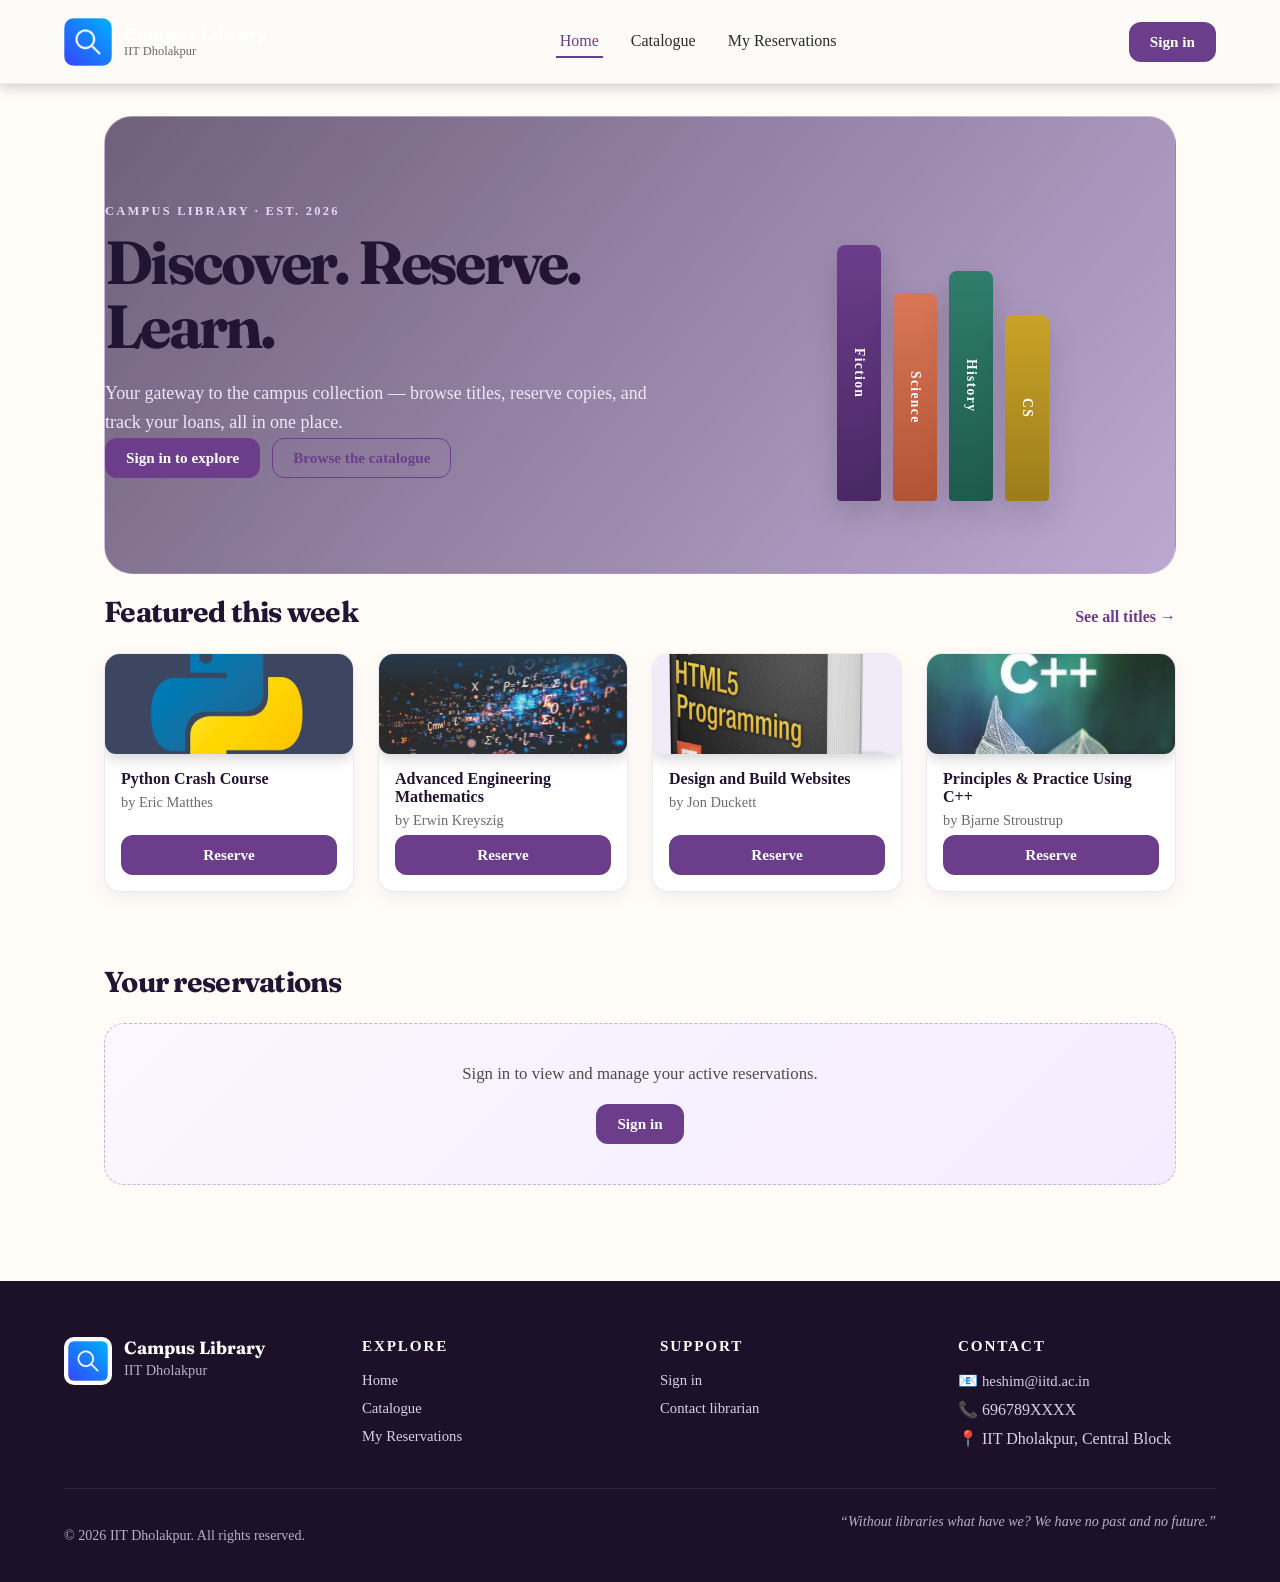
<file: Library Management - Copy/index.html>
<!DOCTYPE html>
<html lang="en">
<head>
  <meta charset="UTF-8" />
  <meta name="viewport" content="width=device-width, initial-scale=1.0" />
  <meta name="description" content="Campus Library at IIT Dholakpur — discover, reserve, and manage books from the campus collection." />
  <title>Campus Library | Home</title>

  <link rel="preconnect" href="https://fonts.googleapis.com" />
  <link rel="preconnect" href="https://fonts.gstatic.com" crossorigin />
  <link href="https://fonts.googleapis.com/css2?family=Inter:wght@400;500;600;700&family=Fraunces:opsz,wght@9..144,500;9..144,600&display=swap" rel="stylesheet" />

  <link rel="stylesheet" href="libsys.css" />
  <link rel="stylesheet" href="home.css" />
</head>
<body>
  <a class="skip-link" href="#main-content">Skip to content</a>

  <header class="site-header">
    <a class="brand" href="index.html" aria-label="Campus Library home">
      <img src="18222125.png" alt="" width="44" height="44" />
      <span class="brand-text">
        <strong>Campus Library</strong>
        <small>IIT Dholakpur</small>
      </span>
    </a>

    <nav class="site-nav" aria-label="Primary">
      <a href="index.html" aria-current="page">Home</a>
      <a href="libsys.html">Catalogue</a>
      <a href="Reservation.html">My Reservations</a>
    </nav>

    <a href="login-copy.html" class="button button-primary" id="auth-link">Sign in</a>
  </header>

  <main id="main-content" class="home-main">
    <!-- HERO -->
    <section class="hero" aria-labelledby="hero-title">
      <div class="hero-copy">
        <p class="eyebrow">Campus Library &middot; Est. 2026</p>
        <h1 id="hero-title">Discover. Reserve. Learn.</h1>
        <p class="hero-lead">
          Your gateway to the campus collection — browse titles, reserve copies,
          and track your loans, all in one place.
        </p>
        <div class="hero-actions">
          <a href="login-copy.html" class="button button-primary" id="hero-cta">Sign in to explore</a>
          <a href="libsys.html" class="button button-secondary">Browse the catalogue</a>
        </div>
      </div>
      <div class="hero-art" aria-hidden="true">
        <div class="book-stack">
          <span class="spine spine-1">Fiction</span>
          <span class="spine spine-2">Science</span>
          <span class="spine spine-3">History</span>
          <span class="spine spine-4">CS</span>
        </div>
      </div>
    </section>

    <!-- FEATURED BOOKS -->
    <section class="preview-catalogue" aria-labelledby="featured-title">
      <header class="section-header">
        <h2 id="featured-title">Featured this week</h2>
        <a href="libsys.html" class="link-arrow">See all titles &rarr;</a>
      </header>
      <div id="featured-books" class="book-grid" aria-busy="true">
        <!-- Populated by home.js -->
      </div>
    </section>

    <!-- RESERVATIONS PREVIEW -->
    <section class="preview-reservations" aria-labelledby="reservations-title">
      <header class="section-header">
        <h2 id="reservations-title">Your reservations</h2>
      </header>
      <div id="reservations-preview" class="preview-card">
        <p class="sign-in-prompt">
          Sign in to view and manage your active reservations.
        </p>
        <a href="login-copy.html" class="button button-primary">Sign in</a>
      </div>
    </section>
  </main>

  <!-- ENHANCED FOOTER -->
  <footer class="site-footer" role="contentinfo">
    <div class="footer-grid">
      <div class="footer-brand">
        <img src="18222125.png" alt="IIT Dholakpur logo" width="56" height="56" />
        <div>
          <strong>Campus Library</strong>
          <p>IIT Dholakpur</p>
        </div>
      </div>

      <div class="footer-col">
        <h3>Explore</h3>
        <ul>
          <li><a href="index.html">Home</a></li>
          <li><a href="libsys.html">Catalogue</a></li>
          <li><a href="Reservation.html">My Reservations</a></li>
        </ul>
      </div>

      <div class="footer-col">
        <h3>Support</h3>
        <ul>
          <li><a href="login-copy.html">Sign in</a></li>
          <li><a href="mailto:heshim@iitd.ac.in">Contact librarian</a></li>
        </ul>
      </div>

      <div class="footer-col">
        <h3>Contact</h3>
        <ul>
          <li>&#128231; <a href="mailto:heshim@iitd.ac.in">heshim@iitd.ac.in</a></li>
          <li>&#128222; 696789XXXX</li>
          <li>&#128205; IIT Dholakpur, Central Block</li>
        </ul>
      </div>
    </div>

    <div class="footer-bottom">
      <p>&copy; <span id="footer-year"></span> IIT Dholakpur. All rights reserved.</p>
      <p class="footer-quote">
        &ldquo;Without libraries what have we? We have no past and no future.&rdquo;
      </p>
    </div>
  </footer>

  <div id="toast" class="toast" role="status" aria-live="polite" aria-atomic="true"></div>

  <script src="library-data.js"></script>
  <script src="home.js"></script>
  <script>
    document.getElementById('footer-year').textContent = new Date().getFullYear();
  </script>
</body>
</html>
</file>
<file: Library Management - Copy/libsys.css>
:root {
  --ink: #241b31;
  --muted: #70667d;
  --plum-950: #2a163f;
  --plum-800: #553188;
  --plum-700: #6d42a4;
  --plum-200: #e8dcf7;
  --plum-100: #f5f0fb;
  --cream: #fffcf8;
  --line: #dfd3ea;
  --success: #17673e;
  --success-bg: #e8f8ee;
  --danger: #a12e40;
  --danger-bg: #fff0f2;
  --shadow: 0 14px 32px rgba(52, 26, 85, 0.12);
}

* {
  box-sizing: border-box;
}
html {
  scroll-behavior: smooth;
}
body {
  margin: 0;
  color: var(--ink);
  background: var(--cream);
  
}
button,
input {
  font: inherit;
}
button,
a {
  -webkit-tap-highlight-color: transparent;
}

.site-header {
  display: flex;
  align-items: center;
  justify-content: space-between;
  gap: 24px;
  min-height: 84px;
  padding: 12px clamp(20px, 5vw, 72px);
  color: #fff;
  background: linear-gradient(115deg, var(--plum-950), var(--plum-800));
  box-shadow: 0 3px 12px rgba(42, 22, 63, 0.22);
}
.brand,
.header-actions,
.footer-brand {
  display: flex;
  align-items: center;
}
.brand {
  gap: 12px;
  color: #fff;
  text-decoration: none;
}
.brand img,
.footer-brand img {
  width: 48px;
  height: 48px;
  border-radius: 50%;
  object-fit: cover;
}
.brand strong {
  display: block;
  font-size: 1.05rem;
  letter-spacing: 0.01em;
}
.brand small {
  display: block;
  margin-top: 2px;
  color: #e8dcf7;
  font-size: 0.75rem;
}
.header-actions {
  flex-wrap: wrap;
  justify-content: flex-end;
  gap: 10px;
}

.button,
.search-button,
.reserve-btn,
.cancel-btn,
.filter-button {
  border: 0;
  border-radius: 999px;
  font-weight: 700;
  cursor: pointer;
  transition:
    transform 160ms ease,
    background-color 160ms ease,
    box-shadow 160ms ease,
    border-color 160ms ease;
}
.button {
  padding: 10px 15px;
  text-decoration: none;
  font-size: 0.88rem;
}
.button:hover,
.search-button:hover,
.reserve-btn:hover,
.cancel-btn:hover {
  transform: translateY(-2px);
}
.button-secondary {
  color: #fff;
  background: rgba(255, 255, 255, 0.16);
  border: 1px solid rgba(255, 255, 255, 0.32);
}
.button-secondary:hover {
  background: rgba(255, 255, 255, 0.25);
}
.button-primary {
  color: #fff;
  background: var(--plum-800);
}
.button-primary:hover {
  background: var(--plum-700);
}
.button-ghost {
  color: #fff;
  background: transparent;
  border: 1px solid transparent;
}
.button-ghost:hover {
  background: rgba(0, 0, 0, 0.15);
}
.student-chip,
.reservation-count {
  border-radius: 999px;
  font-size: 0.76rem;
  font-weight: 700;
}
.student-chip {
  padding: 8px 11px;
  color: #382050;
  background: #f3ebfc;
}
.reservation-count {
  display: inline-grid;
  min-width: 19px;
  min-height: 19px;
  place-items: center;
  margin-left: 4px;
  padding: 1px 5px;
  color: var(--plum-800);
  background: #fff;
}

main {
  max-width: 1380px;
  margin: 0 auto;
  padding: 0 clamp(20px, 5vw, 72px) 56px;
}
.library-banner {
  position: relative;
  isolation: isolate;
  overflow: hidden;
  color: #fff;
  background: var(--plum-950);
}
.library-banner::after {
  position: absolute;
  z-index: -1;
  inset: 0;
  content: "";
  background: linear-gradient(
    105deg,
    rgba(42, 22, 63, 0.92),
    rgba(85, 49, 136, 0.72)
  );
}
.library-banner-image {
  position: absolute;
  z-index: -2;
  inset: 0;
  width: 100%;
  height: 100%;
  object-fit: cover;
  object-position: center 45%;
}
.library-banner-content {
  max-width: 1380px;
  margin: 0 auto;
  padding: 32px clamp(20px, 5vw, 72px) 30px;
}
.catalogue-main {
  padding-top: 42px;
}
.hero {
  display: flex;
  align-items: center;
  justify-content: space-between;
  gap: 32px;
  margin: 0 0 20px;
  padding: clamp(28px, 5vw, 56px);
  overflow: hidden;
  border: 1px solid rgba(255, 255, 255, 0.25);
  border-radius: 28px;
  color: #fff;
  background: linear-gradient(
    130deg,
    rgba(42, 22, 63, 0.68),
    rgba(109, 66, 164, 0.45)
  );
  backdrop-filter: blur(2px);
}
.hero h1 {
  max-width: 640px;
  margin: 3px 0 12px;
  font-size: clamp(2rem, 4.6vw, 3.65rem);
  line-height: 1.05;
  letter-spacing: -0.045em;
}
.hero p:not(.eyebrow) {
  max-width: 620px;
  margin: 0;
  color: #f0e8f8;
  font-size: clamp(1rem, 1.7vw, 1.12rem);
  line-height: 1.65;
}
.eyebrow {
  margin: 0;
  color: var(--plum-700);
  font-size: 0.76rem;
  font-weight: 800;
  letter-spacing: 0.12em;
  text-transform: uppercase;
}
.hero .eyebrow {
  color: #e7d6fa;
}
.hero-stat {
  flex: 0 0 180px;
  padding: 22px;
  text-align: center;
  border: 1px solid rgba(255, 255, 255, 0.28);
  border-radius: 20px;
  background: rgba(255, 255, 255, 0.12);
  backdrop-filter: blur(4px);
}
.hero-stat strong {
  display: block;
  font-size: 2.25rem;
}
.hero-stat span {
  color: #eee4fa;
  font-size: 0.85rem;
}

.catalogue-controls {
  padding: 20px;
  border: 1px solid rgba(255, 255, 255, 0.45);
  border-radius: 22px;
  background: rgba(255, 255, 255, 0.94);
  box-shadow: 0 8px 24px rgba(30, 15, 45, 0.2);
}
.search-form {
  display: flex;
  gap: 10px;
}
.search-form input {
  width: 100%;
  min-width: 0;
  padding: 13px 17px;
  color: var(--ink);
  border: 1px solid #cdbbdf;
  border-radius: 12px;
  outline: none;
}
.search-form input:focus {
  border-color: var(--plum-700);
  box-shadow: 0 0 0 4px rgba(109, 66, 164, 0.14);
}
.search-button,
.reserve-btn {
  padding: 12px 18px;
  color: #fff;
  background: var(--plum-800);
}
.search-button:hover,
.reserve-btn:hover {
  background: var(--plum-700);
  box-shadow: 0 7px 15px rgba(85, 49, 136, 0.2);
}
.filter-section {
  display: flex;
  align-items: flex-start;
  gap: 16px;
  margin-top: 18px;
}
.filter-label {
  flex: 0 0 90px;
  margin: 9px 0 0;
  color: var(--muted);
  font-size: 0.88rem;
  font-weight: 700;
}
.filter-list {
  display: flex;
  flex-wrap: wrap;
  gap: 8px;
}
.filter-button {
  padding: 8px 13px;
  color: #59476b;
  background: var(--plum-100);
  border: 1px solid #e2d5ef;
  font-size: 0.84rem;
}
.filter-button:hover {
  border-color: #b691d8;
  background: var(--plum-200);
}
.filter-button[aria-pressed="true"] {
  color: #fff;
  background: var(--plum-800);
  border-color: var(--plum-800);
}

.catalogue-section {
  margin-top: 42px;
}
.section-heading {
  display: flex;
  align-items: end;
  justify-content: space-between;
  gap: 16px;
  margin-bottom: 16px;
}
h2 {
  margin: 4px 0 0;
  font-size: clamp(1.45rem, 2.3vw, 2rem);
  letter-spacing: -0.025em;
}
.results-summary {
  margin: 0;
  color: var(--muted);
  font-size: 0.92rem;
}
.cards {
  display: grid;
  grid-template-columns: repeat(auto-fill, minmax(275px, 1fr));
  gap: 18px;
}
.book-card {
  display: flex;
  flex-direction: column;
  min-width: 0;
  overflow: hidden;
  border: 1px solid var(--line);
  border-radius: 20px;
  background: #fff;
  box-shadow: 0 7px 18px rgba(48, 24, 77, 0.06);
  transition:
    transform 180ms ease,
    box-shadow 180ms ease;
}
.book-card:hover {
  transform: translateY(-4px);
  box-shadow: var(--shadow);
}
.book-top {
  display: flex;
  gap: 14px;
  min-height: 132px;
  padding: 17px 17px 14px;
}
.book-cover {
  width: 72px;
  height: 100px;
  flex: 0 0 72px;
  object-fit: cover;
  border-radius: 11px;
  box-shadow: 0 5px 13px rgba(36, 27, 49, 0.18);
}
.book-info {
  min-width: 0;
}
.book-info h3 {
  margin: 1px 0 6px;
  font-size: 1.03rem;
  line-height: 1.25;
}
.book-author,
.book-edition,
.book-isbn {
  margin: 3px 0;
  color: var(--muted);
  font-size: 0.82rem;
  line-height: 1.4;
}
.book-author {
  color: #59476b;
  font-weight: 600;
}
.book-meta {
  display: flex;
  flex-wrap: wrap;
  gap: 7px;
  padding: 0 17px 14px;
}
.tag,
.status {
  display: inline-flex;
  align-items: center;
  width: fit-content;
  border-radius: 999px;
  font-size: 0.75rem;
  font-weight: 700;
}
.tag {
  padding: 5px 9px;
  color: #5d398b;
  background: var(--plum-100);
}
.status {
  padding: 6px 10px;
}
.status-available {
  color: var(--success);
  background: var(--success-bg);
}
.status-unavailable {
  color: var(--danger);
  background: var(--danger-bg);
}
.book-card-footer {
  display: flex;
  align-items: center;
  justify-content: space-between;
  gap: 12px;
  margin-top: auto;
  padding: 14px 17px;
  border-top: 1px solid #eee7f3;
  background: #fdfbff;
}
.availability-copy {
  color: var(--muted);
  font-size: 0.79rem;
  line-height: 1.35;
}
.availability-copy strong {
  display: block;
  color: var(--ink);
  font-size: 0.86rem;
}
.reserve-btn {
  padding: 9px 13px;
  font-size: 0.83rem;
  white-space: nowrap;
}
.reserve-btn:disabled {
  color: #84778e;
  background: #eee9f1;
  box-shadow: none;
  cursor: not-allowed;
  transform: none;
}
.empty-state {
  grid-column: 1 / -1;
  padding: 50px 24px;
  text-align: center;
  border: 1px dashed #c9b5dd;
  border-radius: 20px;
  color: var(--muted);
  background: var(--plum-100);
}
.empty-state h3 {
  margin: 0 0 8px;
  color: var(--ink);
}
.empty-state p {
  margin: 0;
}

.footer {
  display: grid;
  grid-template-columns: 1.4fr 1fr 0.7fr;
  gap: 30px;
  padding: 32px clamp(20px, 5vw, 72px);
  color: #e9dff3;
  background: var(--plum-950);
}
.footer-brand {
  align-items: flex-start;
  gap: 12px;
}
.footer strong {
  color: #fff;
}
.footer p {
  margin: 6px 0 0;
  color: #cdbedf;
  font-size: 0.85rem;
  line-height: 1.55;
}
.footer-quote {
  font-style: italic;
}
.toast {
  position: fixed;
  z-index: 5;
  right: 20px;
  bottom: 20px;
  max-width: min(370px, calc(100vw - 40px));
  padding: 13px 16px;
  border-radius: 12px;
  color: #fff;
  background: var(--plum-950);
  box-shadow: var(--shadow);
  opacity: 0;
  transform: translateY(14px);
  pointer-events: none;
  transition:
    opacity 180ms ease,
    transform 180ms ease;
}
.toast.show {
  opacity: 1;
  transform: translateY(0);
}
.toast.error {
  background: #962d43;
}
.sr-only {
  position: absolute;
  width: 1px;
  height: 1px;
  padding: 0;
  overflow: hidden;
  clip: rect(0, 0, 0, 0);
  white-space: nowrap;
  border: 0;
}

.page-intro {
  display: flex;
  align-items: end;
  justify-content: space-between;
  gap: 24px;
  margin: 36px 0 24px;
}
.page-intro h1 {
  margin: 4px 0 0;
  font-size: clamp(2rem, 4vw, 3rem);
  letter-spacing: -0.04em;
}
.page-intro p:not(.eyebrow) {
  max-width: 590px;
  margin: 9px 0 0;
  color: var(--muted);
  line-height: 1.6;
}
.reservation-grid {
  display: grid;
  gap: 14px;
}
.reservation-card {
  display: grid;
  grid-template-columns: 70px minmax(0, 1fr) auto;
  align-items: center;
  gap: 18px;
  padding: 16px;
  border: 1px solid var(--line);
  border-radius: 18px;
  background: #fff;
  box-shadow: 0 5px 16px rgba(48, 24, 77, 0.05);
}
.reservation-card img {
  width: 70px;
  height: 94px;
  object-fit: cover;
  border-radius: 10px;
}
.reservation-card h2 {
  margin: 0 0 5px;
  font-size: 1.08rem;
}
.reservation-card p {
  margin: 3px 0;
  color: var(--muted);
  font-size: 0.86rem;
}
.reservation-card .status {
  margin-top: 8px;
}
.reservation-card .reservation-timer {
  margin-top: 9px;
  color: #5d398b;
  font-size: 0.84rem;
  font-weight: 800;
  font-variant-numeric: tabular-nums;
}
.cancel-btn {
  padding: 9px 13px;
  color: var(--danger);
  background: #fff;
  border: 1px solid #e6b7c0;
  font-size: 0.84rem;
}
.cancel-btn:hover {
  background: var(--danger-bg);
}
.empty-reservations {
  padding: clamp(35px, 8vw, 72px) 24px;
  text-align: center;
  border: 1px dashed #c9b5dd;
  border-radius: 20px;
  background: var(--plum-100);
}
.empty-reservations h2 {
  margin: 0 0 9px;
}
.empty-reservations p {
  margin: 0 0 20px;
  color: var(--muted);
}

@media (max-width: 780px) {
  .site-header,
  .hero,
  .page-intro {
    align-items: flex-start;
    flex-direction: column;
  }
  .header-actions {
    justify-content: flex-start;
  }
  .hero-stat {
    flex-basis: auto;
  }
  .footer {
    grid-template-columns: 1fr;
    gap: 22px;
  }
}
@media (max-width: 560px) {
  .site-header {
    padding: 12px 18px;
  }
  .brand small,
  .student-chip {
    display: none;
  }
  .header-actions {
    width: 100%;
  }
  .header-actions .button {
    flex: 1;
    text-align: center;
  }
  main {
    padding: 0 16px 40px;
  }
  .catalogue-main {
    padding-top: 30px;
  }
  .library-banner-content {
    padding: 16px 16px 20px;
  }
  .hero {
    margin-top: 0;
    padding: 26px 22px;
    border-radius: 20px;
  }
  .search-form {
    flex-direction: column;
  }
  .search-button {
    width: 100%;
  }
  .filter-section {
    display: block;
  }
  .filter-label {
    margin: 0 0 8px;
  }
  .section-heading {
    align-items: flex-start;
    flex-direction: column;
  }
  .reservation-card {
    grid-template-columns: 58px minmax(0, 1fr);
    gap: 12px;
  }
  .reservation-card img {
    width: 58px;
    height: 78px;
  }
  .reservation-card .cancel-btn {
    grid-column: 1 / -1;
    width: 100%;
  }
}

/* =====================================================================
   CAMPUS-LIB-ENHANCEMENTS-V1  — shared footer, toast, a11y, polish
   Appended block. Safe to leave at the bottom of libsys.css.
   ===================================================================== */

/* ---------- Global safety for images ---------- */
img {
  max-width: 100%;
  height: auto;
}

/* ---------- Stronger focus indicators (a11y) ---------- */
button:focus-visible,
a:focus-visible,
input:focus-visible,
select:focus-visible,
textarea:focus-visible,
[tabindex]:focus-visible {
  outline: 3px solid #6b3d8b;
  outline-offset: 2px;
  border-radius: 6px;
}

/* ---------- Subtle hover on interactive cards/buttons ---------- */
.book-card,
.filter-button,
.reserve-btn,
.cancel-btn {
  transition: transform 150ms ease, box-shadow 150ms ease, background 150ms ease;
}
.book-card:hover {
  transform: translateY(-3px);
  box-shadow: 0 16px 36px rgba(107, 61, 139, 0.14);
}

/* ---------- Clear-search button (added by libsys.js block) ---------- */
.clear-search {
  position: absolute;
  right: 8px;
  top: 50%;
  transform: translateY(-50%);
  background: transparent;
  border: none;
  font-size: 1.2rem;
  cursor: pointer;
  color: #6b6b6b;
  padding: 4px 8px;
  border-radius: 6px;
  line-height: 1;
}
.clear-search:hover {
  color: #221433;
}

/* ---------- Shared site footer (used by libsys.html, Reservation.html, index.html) ---------- */
.site-footer {
  background: #1c1129;
  color: #d9d2e3;
  padding: 56px clamp(20px, 5vw, 72px) 24px;
  margin-top: 96px;
}
.footer-grid {
  display: grid;
  grid-template-columns: repeat(auto-fit, minmax(200px, 1fr));
  gap: 40px;
  max-width: 1200px;
  margin: 0 auto;
}
.footer-brand {
  display: flex;
  align-items: flex-start;
  gap: 12px;
}
.footer-brand img {
  border-radius: 10px;
  background: #fff;
  padding: 4px;
}
.footer-brand strong {
  display: block;
  color: #fff;
  font-family: 'Fraunces', Georgia, serif;
  font-size: 1.1rem;
}
.footer-brand p {
  margin: 4px 0 0;
  font-size: 0.9rem;
  color: #b9aecb;
}
.footer-col h3 {
  color: #fff;
  font-size: 0.95rem;
  text-transform: uppercase;
  letter-spacing: 0.12em;
  margin: 0 0 16px;
}
.footer-col ul {
  list-style: none;
  padding: 0;
  margin: 0;
  display: flex;
  flex-direction: column;
  gap: 10px;
}
.footer-col a {
  color: #d9d2e3;
  text-decoration: none;
  font-size: 0.92rem;
}
.footer-col a:hover {
  color: #fff;
  text-decoration: underline;
}
.footer-bottom {
  max-width: 1200px;
  margin: 40px auto 0;
  padding-top: 24px;
  border-top: 1px solid #2f2340;
  display: flex;
  justify-content: space-between;
  flex-wrap: wrap;
  gap: 12px;
  font-size: 0.88rem;
  color: #b9aecb;
}
.footer-quote {
  font-style: italic;
  margin: 0;
}

/* ---------- Toast notification ---------- */
.toast {
  position: fixed;
  bottom: 24px;
  left: 50%;
  transform: translateX(-50%) translateY(120%);
  background: #221433;
  color: #fff;
  padding: 12px 20px;
  border-radius: 12px;
  font-weight: 500;
  box-shadow: 0 10px 30px rgba(0, 0, 0, 0.3);
  transition: transform 250ms ease;
  z-index: 999;
}
.toast.show {
  transform: translateX(-50%) translateY(0);
}

/* ---------- Responsive footer ---------- */
@media (max-width: 600px) {
  .footer-bottom {
    flex-direction: column;
    text-align: center;
  }
}

/* ---------- Reduced-motion support ---------- */
@media (prefers-reduced-motion: reduce) {
  *,
  *::before,
  *::after {
    animation-duration: 0.001ms !important;
    transition-duration: 0.001ms !important;
  }
}

/* ================= end CAMPUS-LIB-ENHANCEMENTS-V1 ================= */
</file>
<file: Library Management - Copy/home.css>
/* =========================================================
   home.css — Home page styles (index.html only)
   Depends on design tokens in libsys.css
   ========================================================= */

/* ---------- Skip link (a11y) ---------- */
.skip-link {
  position: absolute;
  left: -9999px;
  top: 0;
  background: #fff;
  color: #000;
  padding: 12px 16px;
  border-radius: 8px;
  z-index: 999;
  font-weight: 600;
}
.skip-link:focus {
  left: 16px;
  top: 16px;
}

/* ---------- Header ---------- */
.site-header {
  display: flex;
  align-items: center;
  justify-content: space-between;
  gap: 24px;
  padding: 16px clamp(20px, 5vw, 72px);
  background: rgba(253, 251, 247, 0.85);
  backdrop-filter: blur(8px);
  border-bottom: 1px solid rgba(0, 0, 0, 0.06);
  position: sticky;
  top: 0;
  z-index: 100;
}

.brand {
  display: flex;
  align-items: center;
  gap: 12px;
  text-decoration: none;
  color: inherit;
}
.brand img {
  border-radius: 10px;
}
.brand-text {
  display: flex;
  flex-direction: column;
  line-height: 1.1;
}
.brand-text strong {
  font-family: 'Fraunces', Georgia, serif;
  font-size: 1.1rem;
}
.brand-text small {
  font-size: 0.78rem;
  color: #6b6b6b;
}

.site-nav {
  display: flex;
  gap: 24px;
  align-items: center;
}
.site-nav a {
  color: #2b2b2b;
  text-decoration: none;
  font-weight: 500;
  padding: 6px 4px;
  border-bottom: 2px solid transparent;
  transition: border-color 150ms ease, color 150ms ease;
}
.site-nav a:hover,
.site-nav a[aria-current="page"] {
  border-bottom-color: #6b3d8b;
  color: #6b3d8b;
}

/* ---------- Buttons ---------- */
.button {
  display: inline-flex;
  align-items: center;
  justify-content: center;
  gap: 8px;
  padding: 10px 20px;
  border-radius: 12px;
  font-weight: 600;
  font-size: 0.95rem;
  text-decoration: none;
  border: 1px solid transparent;
  cursor: pointer;
  transition: transform 150ms ease, box-shadow 150ms ease, background 150ms ease;
}
.button:hover {
  transform: translateY(-1px);
  box-shadow: 0 6px 20px rgba(107, 61, 139, 0.18);
}
.button:focus-visible {
  outline: 3px solid #6b3d8b;
  outline-offset: 2px;
}
.button-primary {
  background: #6b3d8b;
  color: #fff;
}
.button-primary:hover {
  background: #5a3275;
}
.button-secondary {
  background: transparent;
  color: #6b3d8b;
  border-color: #6b3d8b;
}
.button-secondary:hover {
  background: rgba(107, 61, 139, 0.06);
}

/* ---------- Hero ---------- */
.home-main {
  max-width: 1200px;
  margin: 0 auto;
  padding: 32px clamp(20px, 5vw, 72px) 0;
}

.hero {
  display: grid;
  grid-template-columns: 1.2fr 1fr;
  gap: 48px;
  align-items: center;
  padding: 64px 0 72px;
}

.eyebrow {
  text-transform: uppercase;
  letter-spacing: 0.18em;
  font-size: 0.78rem;
  color: #6b3d8b;
  font-weight: 600;
  margin: 0 0 12px;
}

.hero h1 {
  font-family: 'Fraunces', Georgia, serif;
  font-size: clamp(2.4rem, 5vw, 3.8rem);
  line-height: 1.05;
  margin: 0 0 20px;
  color: #221433;
}

.hero-lead {
  font-size: 1.1rem;
  line-height: 1.6;
  color: #4a4a4a;
  max-width: 34ch;
  margin: 0 0 32px;
}

.hero-actions {
  display: flex;
  gap: 12px;
  flex-wrap: wrap;
}

/* Decorative book stack */
.hero-art {
  position: relative;
  height: 320px;
}
.book-stack {
  position: absolute;
  inset: 0;
  display: flex;
  align-items: flex-end;
  justify-content: center;
  gap: 12px;
}
.spine {
  display: flex;
  align-items: center;
  justify-content: center;
  writing-mode: vertical-rl;
  text-orientation: mixed;
  color: #fff;
  font-weight: 600;
  font-size: 0.85rem;
  letter-spacing: 0.1em;
  border-radius: 8px 8px 4px 4px;
  padding: 20px 14px;
  box-shadow: 0 12px 30px rgba(0, 0, 0, 0.15);
  transition: transform 250ms ease;
}
.spine:hover {
  transform: translateY(-8px);
}
.spine-1 { background: linear-gradient(180deg, #6b3d8b, #4a2865); height: 80%; }
.spine-2 { background: linear-gradient(180deg, #d97757, #b35436); height: 65%; }
.spine-3 { background: linear-gradient(180deg, #2f7d6b, #1e5a4d); height: 72%; }
.spine-4 { background: linear-gradient(180deg, #c9a227, #9c7d1a); height: 58%; }

/* ---------- Section headers ---------- */
.section-header {
  display: flex;
  justify-content: space-between;
  align-items: baseline;
  margin-bottom: 24px;
}
.section-header h2 {
  font-family: 'Fraunces', Georgia, serif;
  font-size: 1.8rem;
  margin: 0;
  color: #221433;
}
.link-arrow {
  color: #6b3d8b;
  font-weight: 600;
  text-decoration: none;
}
.link-arrow:hover {
  text-decoration: underline;
}

/* ---------- Featured catalogue ---------- */
.preview-catalogue {
  margin-bottom: 72px;
}

.book-grid {
  display: grid;
  grid-template-columns: repeat(auto-fill, minmax(220px, 1fr));
  gap: 24px;
}

.book-card {
  background: #fff;
  border: 1px solid rgba(0, 0, 0, 0.08);
  border-radius: 16px;
  overflow: hidden;
  display: flex;
  flex-direction: column;
  transition: transform 200ms ease, box-shadow 200ms ease;
}
.book-card:hover {
  transform: translateY(-4px);
  box-shadow: 0 18px 40px rgba(107, 61, 139, 0.15);
}

.book-cover {
  aspect-ratio: 3 / 4;
  width: 100%;
  object-fit: cover;
  background: #f0ecf7;
}

.book-body {
  padding: 16px;
  display: flex;
  flex-direction: column;
  gap: 6px;
  flex: 1;
}
.book-body h3 {
  margin: 0;
  font-size: 1rem;
  color: #221433;
}
.book-body p {
  margin: 0;
  color: #6b6b6b;
  font-size: 0.9rem;
}
.book-body .button {
  margin-top: auto;
  width: 100%;
}

/* ---------- Reservations preview ---------- */
.preview-reservations {
  margin-bottom: 72px;
}
.preview-card {
  background: linear-gradient(135deg, #fbf6ff, #f5ecff);
  border: 1px dashed rgba(107, 61, 139, 0.35);
  border-radius: 20px;
  padding: 40px;
  text-align: center;
}
.sign-in-prompt {
  font-size: 1.05rem;
  color: #4a4a4a;
  margin: 0 0 20px;
}

/* ---------- Footer ---------- */
.site-footer {
  background: #1c1129;
  color: #d9d2e3;
  padding: 56px clamp(20px, 5vw, 72px) 24px;
  margin-top: 96px;
}
.footer-grid {
  display: grid;
  grid-template-columns: repeat(auto-fit, minmax(200px, 1fr));
  gap: 40px;
  max-width: 1200px;
  margin: 0 auto;
}
.footer-brand {
  display: flex;
  align-items: flex-start;
  gap: 12px;
}
.footer-brand img {
  border-radius: 10px;
  background: #fff;
  padding: 4px;
}
.footer-brand strong {
  display: block;
  color: #fff;
  font-family: 'Fraunces', Georgia, serif;
  font-size: 1.1rem;
}
.footer-brand p {
  margin: 4px 0 0;
  font-size: 0.9rem;
  color: #b9aecb;
}
.footer-col h3 {
  color: #fff;
  font-size: 0.95rem;
  text-transform: uppercase;
  letter-spacing: 0.12em;
  margin: 0 0 16px;
}
.footer-col ul {
  list-style: none;
  padding: 0;
  margin: 0;
  display: flex;
  flex-direction: column;
  gap: 10px;
}
.footer-col a {
  color: #d9d2e3;
  text-decoration: none;
  font-size: 0.92rem;
}
.footer-col a:hover {
  color: #fff;
  text-decoration: underline;
}
.footer-bottom {
  max-width: 1200px;
  margin: 40px auto 0;
  padding-top: 24px;
  border-top: 1px solid #2f2340;
  display: flex;
  justify-content: space-between;
  flex-wrap: wrap;
  gap: 12px;
  font-size: 0.88rem;
  color: #b9aecb;
}
.footer-quote {
  font-style: italic;
  margin: 0;
}

/* ---------- Toast ---------- */
.toast {
  position: fixed;
  bottom: 24px;
  left: 50%;
  transform: translateX(-50%) translateY(120%);
  background: #221433;
  color: #fff;
  padding: 12px 20px;
  border-radius: 12px;
  font-weight: 500;
  box-shadow: 0 10px 30px rgba(0, 0, 0, 0.3);
  transition: transform 250ms ease;
  z-index: 999;
  max-width: 90vw;
}
.toast.show {
  transform: translateX(-50%) translateY(0);
}

/* ---------- Responsive ---------- */
@media (max-width: 900px) {
  .hero {
    grid-template-columns: 1fr;
    padding: 40px 0 56px;
  }
  .hero-art {
    height: 220px;
  }
  .site-nav {
    display: none;
  }
}
@media (max-width: 600px) {
  .footer-bottom {
    flex-direction: column;
    text-align: center;
  }
  .hero-actions {
    flex-direction: column;
    align-items: stretch;
  }
}

/* ---------- Focus / reduced motion ---------- */
:focus-visible {
  outline: 3px solid #6b3d8b;
  outline-offset: 2px;
}
@media (prefers-reduced-motion: reduce) {
  *,
  *::before,
  *::after {
    animation-duration: 0.001ms !important;
    transition-duration: 0.001ms !important;
  }
}
</file>
